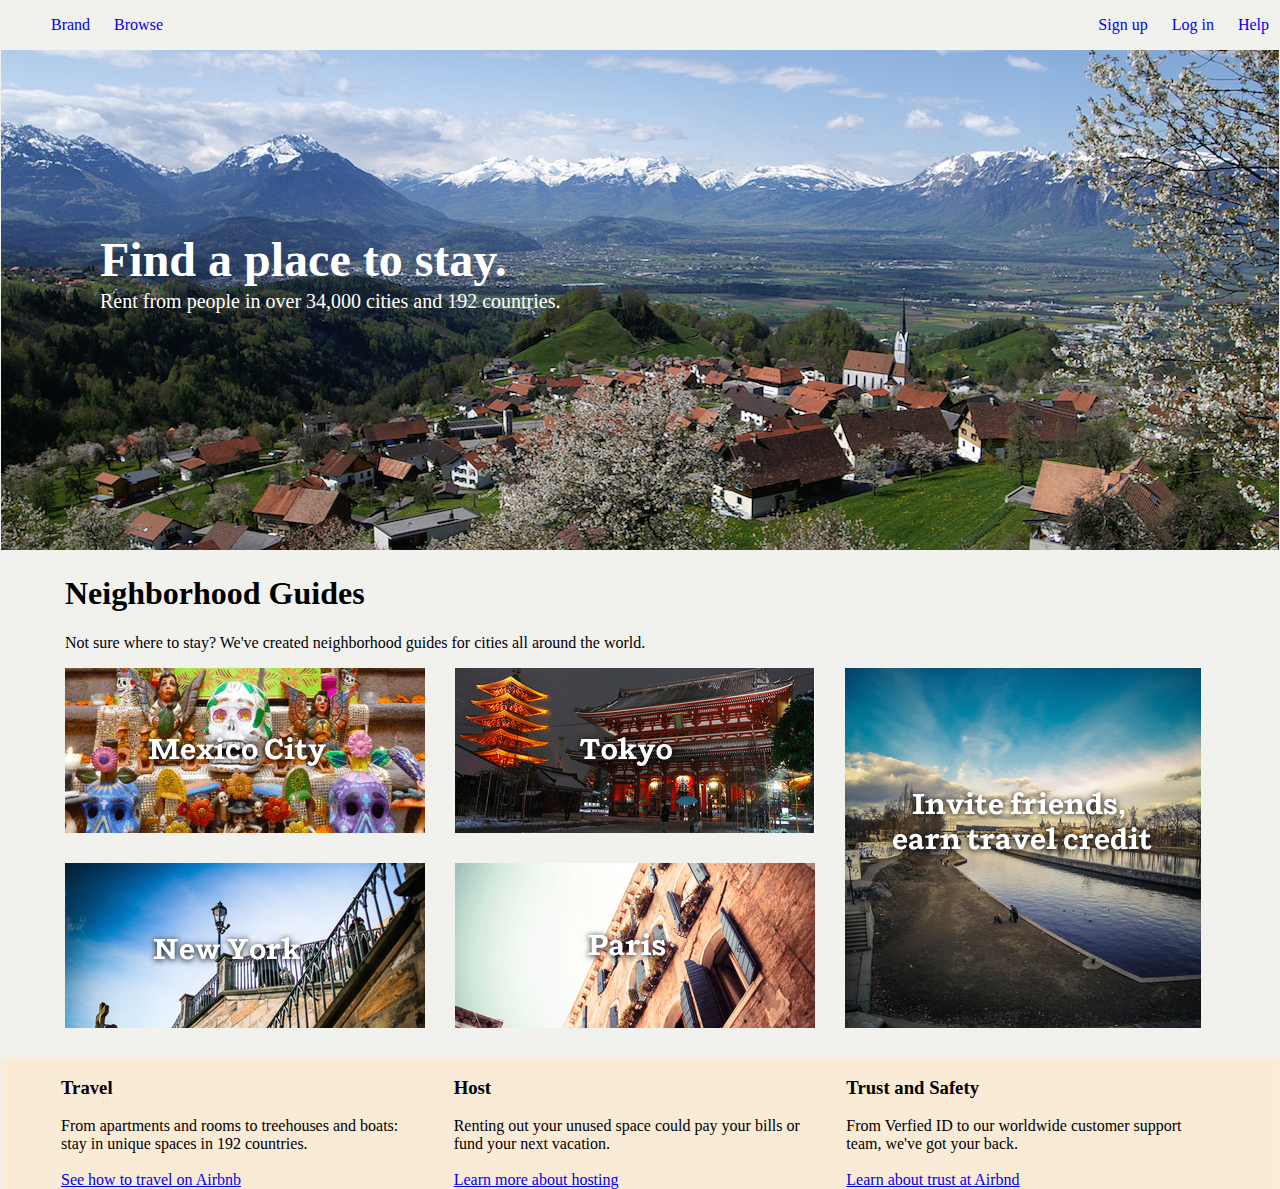
<file: index.html>
<!DOCTYPE html>
<!-- saved from url=(0033)sonson.html -->
<html lang="en">

<head>
    <meta http-equiv="Content-Type" content="text/html; charset=UTF-8">

    <meta http-equiv="X-UA-Compatible" content="IE=edge">
    <meta name="viewport" content="width=device-width, initial-scale=1.0">
    <title>Document</title>
    <link rel="stylesheet" href="sonson.css">

</head>

<body>

    <div class="menu">
        <div>
            <ul>
                <div class="left">
                    <li>
                        <a href="sonson.html#">Brand</a>
                    </li>
                    <li>
                        <a href="sonson.html#">Browse</a>
                    </li>
                </div>
                <div class="right">
                    <li>
                        <a href="sonson.html#">Sign up</a>
                    </li>
                    <li>
                        <a href="sonson.html#">Log in</a>
                    </li>
                    <li>
                        <a href="sonson.html#">Help</a>
                    </li>
                </div>

            </ul>
        </div>
    </div>

    <div class="banner">
        <div class="text_title">
            <h1>Find a place to stay.</h1>
        </div>
        <div class="content">
            <p>Rent from people in over 34,000 cities and 192 countries.</p>
        </div>
        <div class="img_banner">
            <img src="lodging.png" alt="">
        </div>
    </div>

    <div class="main_content">
        <div class="content_title">
            <h1>Neighborhood Guides</h1>
            <p>Not sure where to stay? We've created neighborhood guides for cities all around the world.</p>
        </div>

        <div class="img">

            <div class="img_1">
                <img src="mexico-city.png" alt="Mexico City">
                <img src="ny.png" alt="New York">
            </div>

            <div class="img_2">
                <img src="tokyo.png" alt="Tokyo">
                <img src="paris.png" alt="Paris">
            </div>
            <div class="img_3"> 
                <img src="invite.png" alt="Invite">
            </div>
        </div>

        <div class="footer">
            <div class="travel">
                <div>
                    <h3>Travel</h3>
                    From apartments and rooms to treehouses and boats: stay in unique spaces in 192 countries.
                    <br><br>
                    <a href="sonson.html">See how to travel on Airbnb</a>
                </div>
            </div>
            <div class="host">
                <div>
                    <h3>Host</h3>
                    Renting out your unused space could pay your bills or fund your next vacation.
                    <br><br>
                    <a href="sonson.html">Learn more about hosting</a>
                </div>
            </div>
            <div class="trust_and_safety">
                <div>
                    <h3>Trust and Safety</h3>
                    From Verfied ID to our worldwide customer support team, we've got your back.
                    <br><br>
                    <a href="sonson.html">Learn about trust at Airbnd</a>
                </div>
            </div>
        </div>



    </div>
</body>

</html>
</file>
<file: sonson.css>
body{
    width: 1278px;
   
    background-color: rgb(241, 241, 238);
    margin: auto;
}

.menu ul li{
    padding: 10px;
    height: 30px;
    display: inline;
 
    list-style-type: none;
    text-decoration: none;

}

.menu .left{
    display: inline;
}
.menu .right{
    float: right;
    display: inline;
}
.menu a {
    text-decoration: none;
    
}
.text_title{
    position: absolute;
    color: white;
    font-size: 24px;
    font-weight: normal;
    left: 100px;
    top: 200px;
    margin: auto;
}
.content{
    position: absolute;
    color: white;
    font-size: 20px;
    font-weight: normal;
    left: 100px;
    top: 270px;
    margin: auto;
}
.img_banner{
 
    width: max-content;
    text-align: center;
    margin: auto;
}
.main_content{
    width: 1200px;
    margin: auto;

}
.content_title{
    width: 1150px;
    margin: auto;
}
.img{
    width: 1150px;
    display: grid;
    grid-template-columns: auto auto auto;
    margin: auto;

}
.img_1, .img_2, .img_3{
    padding: 0px 30px 0px 0px;
}
.img_1 img, .img_2 img, .img_3 img{
    padding-bottom: 26px;
}
.footer{
    width: 1278px;
    margin-left: -39px;
    background-color:antiquewhite;
    display: grid;
    grid-template-columns: auto auto auto;
   
}

.travel{
    margin: 0px 0px 0px 60px;
    width: 360px;
}
.host{
    margin-left: -40px;
    width: 360px;
}
.trust_and_safety{
    margin-left: -40px;
    width: 360px;
}
</file>
